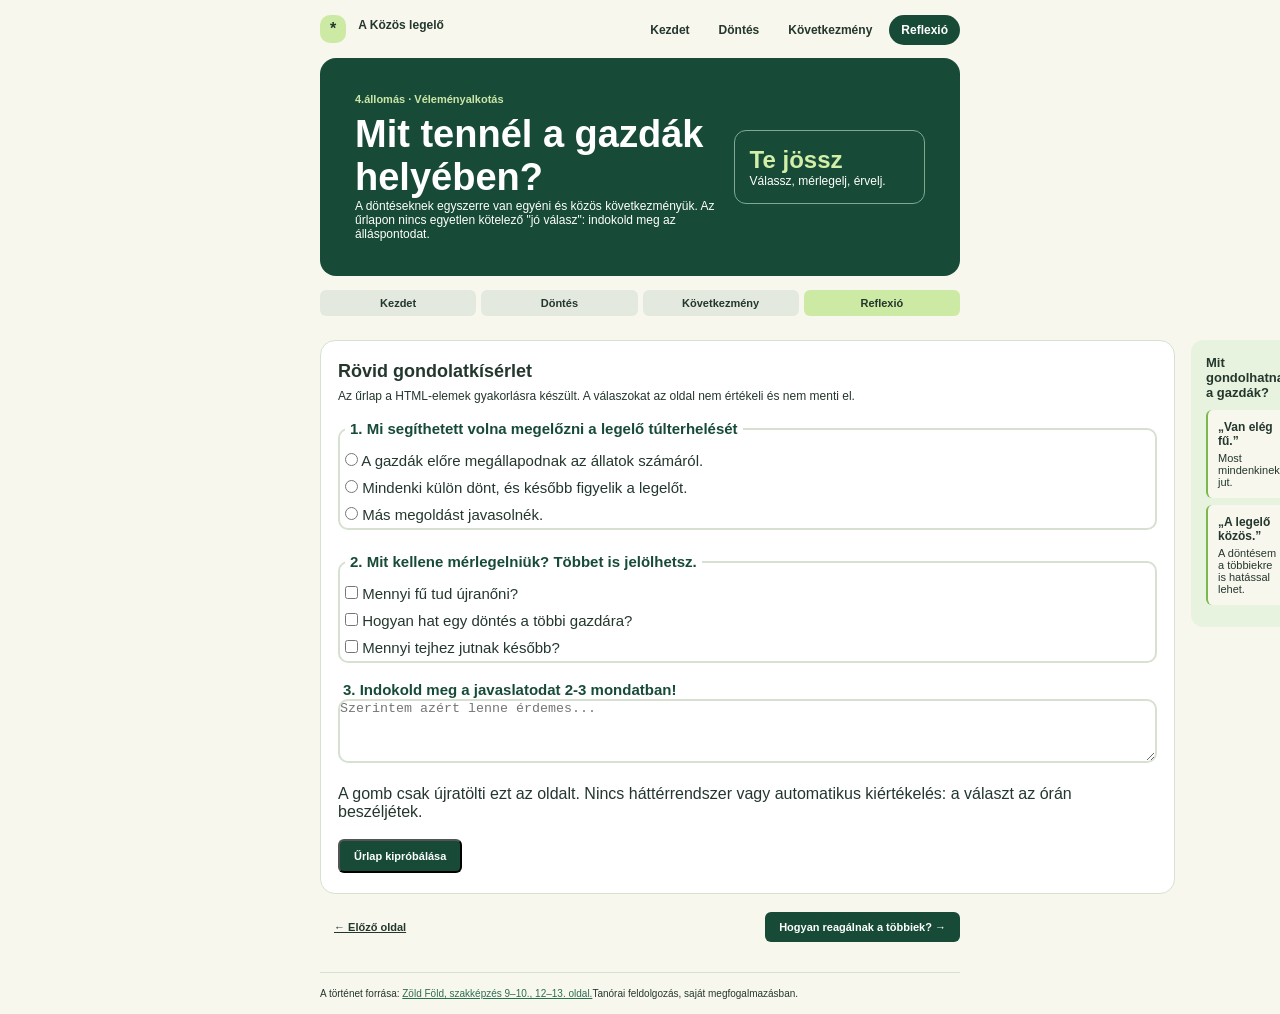
<file: reflexio.html>
<!DOCTYPE html>
<html lang="hu">
<head>
    <meta charset="UTF-8">
    <meta name="viewport" content="width=device-width, initial-scale=1.0">
    <link rel="stylesheet" href="styles.css">
    <title>A Közös Legelő</title>
</head>
<body>
    <main>
        <nav class="topnav">
            <ul class="start">
                    <li id="csillag">*</li>
                    <li><a href="index.html">A Közös legelő</a></li>
            </ul>
            <ul class="end">
                <li><a href="index.html">Kezdet</a></li>
                <li><a href="dontes.html">Döntés</a></li>
                <li><a href="kovetkezmeny.html">Következmény</a></li>
                <li><a a class="topactive" href="reflexio.html">Reflexió</a></li>
        </ul>
        </nav>
        <header>
            <div>
                <h3>4.állomás · Véleményalkotás</h3>
                <h1>Mit tennél a gazdák helyében?</h1>
                <p>A döntéseknek egyszerre van egyéni és közös következményük. Az űrlapon nincs egyetlen kötelező "jó válasz": indokold meg az álláspontodat.</p>
            </div>
            <div>
                <h2>Te jössz</h2>
                <p>Válassz, mérlegelj, érvelj.</p>
            </div>
        </header>
            <nav class="bottomnav">
                <ul>
                    <li><a href="index.html">Kezdet</a></li>
                    <li><a href="dontes.html">Döntés</a></li>
                    <li><a href="kovetkezmeny.html">Következmény</a></li>
                    <li><a class="active" href="reflexio.html">Reflexió</a></li>
                </ul>
            </nav>
            <div class="content">
                <article>
                    <h2>Rövid gondolatkísérlet</h2>
                    <p>Az űrlap a HTML-elemek gyakorlásra készült. A válaszokat az oldal nem értékeli és nem menti el.</p>
            
                    <form>
                        <fieldset>
                            <legend>1. Mi segíthetett volna megelőzni a legelő túlterhelését</legend>
                            <div class="block">
                                <input type="radio" name="gazdak" id="megelozes1">
                                <label for="megelozes1">A gazdák előre megállapodnak az állatok számáról.</label> <br>
                            </div>
                            <div class="block">
                                <input type="radio" name="gazdak" id="megelozes2">
                                <label for="megelozes2">Mindenki külön dönt, és később figyelik a legelőt.</label> <br>
                            </div>
                            <div class="block">
                                <input type="radio" name="gazdak" id="megelozes3">
                                <label for="megelozes3">Más megoldást javasolnék.</label>
                            </div>
                        </fieldset><br>
                        <fieldset>
                            <legend>2. Mit kellene mérlegelniük? Többet is jelölhetsz.</legend>
                            <div class="block">
                            <input type="checkbox" name="gazdak" id="megelozes1">
                            <label for="megelozes1">Mennyi fű tud újranőni?</label> <br>
                            </div>
                            <div class="block">
                            <input type="checkbox" name="gazdak" id="megelozes2">
                            <label for="megelozes2">Hogyan hat egy döntés a többi gazdára?</label> <br>
                            </div>
                            <div class="block">
                            <input type="checkbox" name="gazdak" id="megelozes3">
                            <label for="megelozes3">Mennyi tejhez jutnak később?</label>
                            </div>
                        </fieldset><br>
                        <div class="placeholder">
                            <label id="cim">3. Indokold meg a javaslatodat 2-3 mondatban!</label>
                            <textarea id="textarea" name="textarea" rows="4" cols="100" placeholder="Szerintem azért lenne érdemes..."></textarea>
                        </div> <br>
                        <p>A gomb csak újratölti ezt az oldalt. Nincs háttérrendszer vagy automatikus kiértékelés: a választ az órán beszéljétek.</p> <br>
                        <input class="urlapproba" type="submit" value="Űrlap kipróbálása">
                    </form>
                </article>
            
                <aside>
                    <h2>Mit gondolhatnak a gazdák?</h2>
            
                    <div class="asidecards">
                        <h2>„Van elég fű.”</h2>
                        <p>Most mindenkinek jut.</p>
                    </div>
            
                    <div class="asidecards">
                        <h2>„A legelő közös.”</h2>
                        <p>A döntésem a többiekre is hatással lehet.</p>
                    </div>
                </aside>
            </div>
            <div class="outro">
                <a id="elozo" href="index.html">← Előző oldal</a>
                <a href="kovetkezmeny.html">Hogyan reagálnak a többiek? →</a>
            </div>
            <footer>
                <p>A történet forrása: <a href="https://example.com" target="_blank">Zöld Föld, szakképzés 9–10., 12–13. oldal.</a>Tanórai feldolgozás, saját megfogalmazásban.</p>
            </footer>
    </main>
</body>
</html>
</file>
<file: styles.css>
:root {
    --ink: #24372d;
    --green: #2c6e50;
    --dark: #174b38;
    --mint: #e8f3df;
    --cream: #f7f7ee;
    --line: #d6e1d1;
    --orange: #d77939;
    --white: #fff;
}

* {
    box-sizing: border-box;
    margin: 0;
    padding: 0;
}

body {
    background: var(--cream);
    color: var(--ink);
    font-family: "Segoe UI", Arial, sans-serif;
}

main {
    max-width: 50%;
    margin: auto;
}

.topnav {
    display: flex;
    justify-content: space-between;
    align-items: center;
    padding: 15px 0;
}

.topnav ul {
    display: flex;
    list-style: none;
    gap: 5px;
}

.topnav a {
    color: var(--ink);
    text-decoration: none;
    padding: 8px 12px;
    font-size: 12px;
}

.topnav .start{
    display: flex;
    flex-direction: row;
    gap: 0px;
}
.topnav .start #csillag{
    background-color: #cceaa4;
    border-radius: 10px;
    padding-top: 5px;
    padding-bottom: 5px;
    padding-left: 10px;
    padding-right: 10px;
}

.topnav .start a {
    border-radius: 8px;
}

.topnav .end li .topactive {
    background: var(--dark);
    color: white;
    border-radius: 20px;
}
nav{
    font-weight: bold;
}

header {
    display: flex;
    justify-content: space-between;
    align-items: center;
    background: var(--dark);
    color: white;
    padding: 35px;
    border-radius: 16px;
}

header h3 {
    color: #cce6a8;
    font-size: 11px;
    margin-bottom: 8px;
}

header h1 {
    font-size: 38px;
}

header p {
    font-size: 12px;
}

header > div:first-child {
    width: 70%;
}

header > div:last-child {
    border: 1px solid #80a994;
    border-radius: 12px;
    padding: 15px;
    width: 200px;
}

header > div:last-child h2 {
    color: #d3efa7;
}

main .bottomnav {
    margin: 14px 0 24px;
}

main .bottomnav ul {
    display: flex;
    list-style: none;
    gap: 5px;
}

main .bottomnav li {
    flex: 1;
}

main .bottomnav a {
    display: flex;
    justify-content: center;
    background: #e4e9df;
    color: var(--ink);
    padding: 7px;
    text-decoration: none;
    font-size: 11px;
    border-radius: 6px;
}

main .bottomnav li .active  {
    background: #cceaa4;
}

.content {
    display: flex;
    gap: 16px;
    align-items: flex-start;
}

article {
    flex: 1;
    background: white;
    border: 1px solid var(--line);
    border-radius: 15px;
    padding: 20px 17px;
}

article h2 {
    font-size: 18px;
    margin-bottom: 7px;
}

article > p {
    font-size: 12px;
    margin-bottom: 12px;
}

.tehenek {
    display: flex;
    flex-wrap: wrap;
    justify-content: center;
    align-items: center;
    gap: 5px;
    min-height: 170px;
    padding: 25px;
    border-radius: 10px;
    background: linear-gradient(
        #d9eeeb 0%,
        #d9eeeb 48%,
        #afd47d 48%,
        #afd47d 100%
    );
}

.tehenek img {
    width: 45px;
    height: 45px;
}
.tehenek .kiemelt{
    
}

.info {
    display: flex;
    gap: 8px;
    margin-top: 12px;
}

.card {
    flex: 1;
    background: #eef3e9;
    padding: 10px;
    border-radius: 10px;
}

.card h2 {
    font-size: 17px;
    color: var(--dark);
}

.card p {
    font-size: 10px;
}

.gondolgvegig {
    background: #fff4e6;
    border-left: 3px solid var(--orange);
    padding: 12px;
    margin-top: 16px;
    border-radius: 6px;
}

.gondolgvegig p {
    font-size: 11px;
}
.narancspontszovege{
    display: flex;
    flex-direction: row;
    justify-content: flex-start;
    gap: 5px;
    padding: 10px;
    font-size: 12px;
}
.narancspont{
    background-color: var(--orange);
    border-radius: 10px;
    padding: 5px;
    max-height: 5px;
}
aside {
    width: 250px;
    background: var(--mint);
    padding: 15px;
    border-radius: 12px;
}

aside h2 {
    font-size: 13px;
    margin-bottom: 10px;
}

.asidecards {
    background: var(--cream);
    padding: 10px;
    margin-bottom: 7px;
    border-left: 2px solid #7bb74d;
    border-radius: 6px;
}

.asidecards h2 {
    font-size: 12px;
    margin-bottom: 4px;
}

.asidecards p {
    font-size: 11px;
}

.outro {
    display: flex;
    justify-content: space-between;
    align-items: center;
    margin-top: 18px;
}

.outro p {
    font-size: 10px;
}
.outro #elozo{
    color: var(--ink);
    background-color: var(--cream);
    text-decoration: underline;
}
.outro a {
    background: var(--dark);
    color: white;
    padding: 9px 14px;
    text-decoration: none;
    font-size: 11px;
    font-weight: bold;
    border-radius: 6px;
}

footer {
    border-top: 1px solid var(--line);
    margin-top: 30px;
    padding: 15px 0;
}

footer p {
    font-size: 10px;
}

footer a {
    color: var(--green);
}
/* ŰRLAP */

legend{
    color: var(--dark);
    font-weight: bold;
    padding: 5px;
    margin: 5px;
    font-size: 15px;
}
fieldset{
    border: 2px solid var(--line);
    border-radius: 10px;
}
#textarea{
    border: 2px solid var(--line);
    border-radius: 10px;
}
#cim{
    color: var(--dark);
    font-weight: bold;
    padding: 5px;
    font-size: 15px;
}
.block{
    padding: 5px;
    font-size: 15px;
}
.urlapproba{
    background: var(--dark);
    color: white;
    padding: 9px 14px;
    text-decoration: none;
    font-size: 11px;
    font-weight: bold;
    border-radius: 6px;
}

@media (max-width: 700px) {

    .topnav {
        flex-direction: column;
        gap: 10px;
    }

    header {
        flex-direction: column;
        align-items: flex-start;
        gap: 20px;
    }

    header > div:first-child {
        width: 100%;
    }

    header > div:last-child {
        width: 100%;
    }

    .content {
        flex-direction: column;
    }

    article {
        width: 100%;
    }

    aside {
        width: 100%;
    }

    .info {
        flex-direction: column;
    }

    .outro {
        flex-direction: column;
        gap: 10px;
        align-items: stretch;
    }
}
</file>
